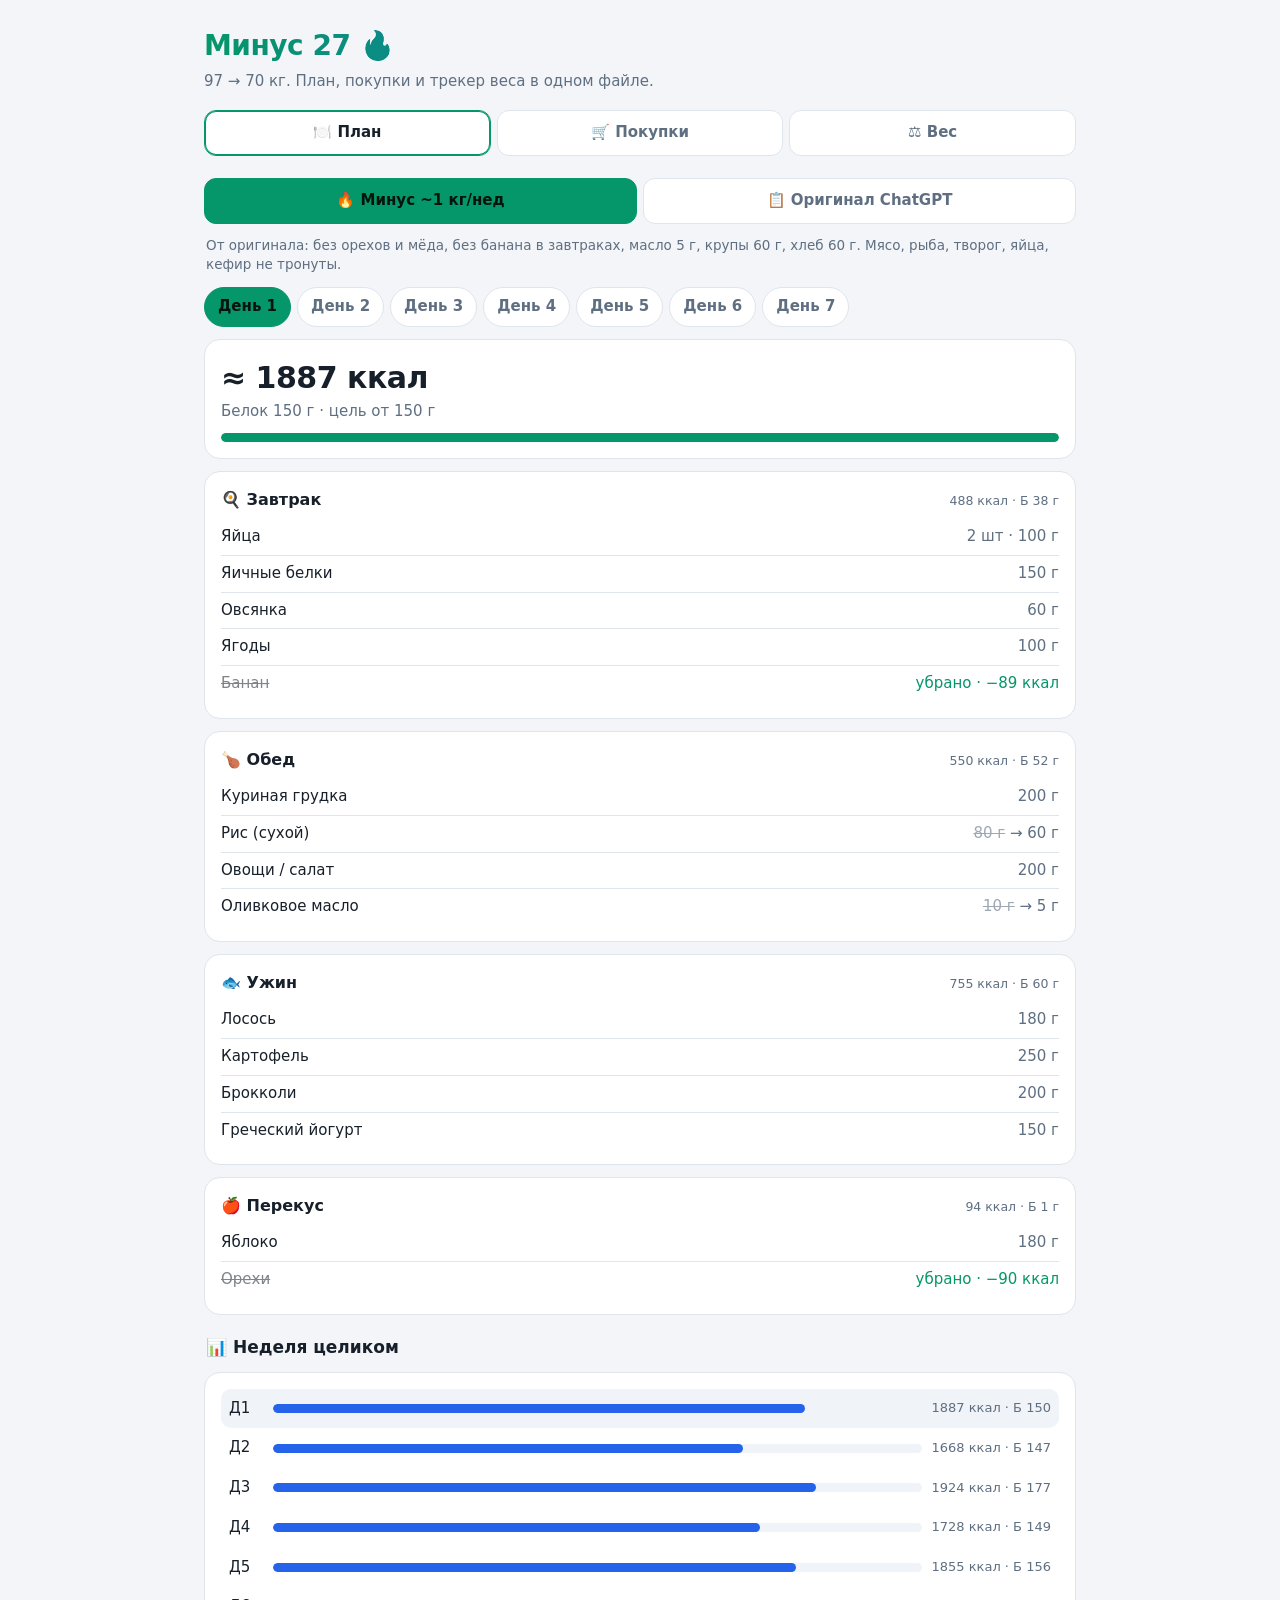
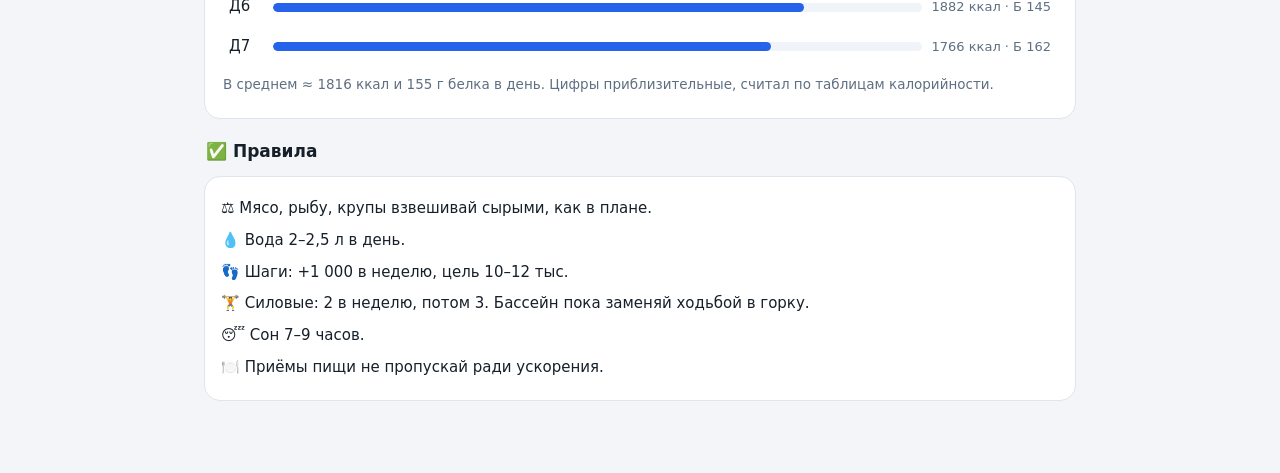
<file: example.html>
<!doctype html>
<html lang="ru">
<head>
    <meta charset="utf-8">
    <meta name="viewport" content="width=device-width,initial-scale=1">
    <meta name="color-scheme" content="dark light">
    <meta name="theme-color" content="#0d1117">
    <title>Минус 27 — план и трекер</title>
    <style>
        :root{--bg:#0d1117;--card:#151b23;--card2:#1b232d;--line:#263040;--txt:#e6edf3;--mut:#8b98a9;--acc:#34d399;--acc2:#60a5fa;--warn:#fbbf24;--bad:#f87171;--r:16px;color-scheme:dark}
        @media (prefers-color-scheme:light){:root{--bg:#f3f5f8;--card:#fff;--card2:#f0f3f7;--line:#dfe5ec;--txt:#17202a;--mut:#5f6f82;--acc:#059669;--acc2:#2563eb;--warn:#b45309;--bad:#dc2626;color-scheme:light}}
        *{box-sizing:border-box}
        html{-webkit-text-size-adjust:100%}
        body{margin:0;background:var(--bg);color:var(--txt);font:15px/1.45 system-ui,-apple-system,"Segoe UI",Roboto,sans-serif}
        .wrap{max-width:900px;margin:0 auto;padding:0 14px 60px}
        header{padding:26px 0 8px}
        h1{margin:0;font-size:28px;letter-spacing:-.5px;background:linear-gradient(90deg,var(--acc),var(--acc2));-webkit-background-clip:text;background-clip:text;color:transparent}
        header p{margin:4px 0 0;color:var(--mut)}
        nav{position:sticky;top:0;z-index:5;display:flex;gap:6px;padding:10px 0;background:color-mix(in srgb,var(--bg) 88%,transparent);backdrop-filter:blur(10px)}
        nav button{flex:1;padding:11px 6px;border:1px solid var(--line);background:var(--card);color:var(--mut);border-radius:12px;font:inherit;font-weight:600;cursor:pointer}
        nav button.on{color:var(--txt);border-color:var(--acc);box-shadow:0 0 0 1px var(--acc) inset}
        section[hidden]{display:none}
        .card{background:var(--card);border:1px solid var(--line);border-radius:var(--r);padding:16px;margin:12px 0}
        .hint{color:var(--mut);margin:8px 2px;font-size:13.5px}
        .chips{display:flex;flex-wrap:wrap;gap:6px;margin:12px 0}
        .chip{padding:8px 13px;border-radius:999px;border:1px solid var(--line);background:var(--card);color:var(--mut);font:inherit;font-weight:600;cursor:pointer}
        .chip.on{background:var(--acc);border-color:var(--acc);color:#04130c}
        .seg .chip{flex:1;border-radius:12px;padding:11px 8px}
        .sum .big{font-size:30px;font-weight:800;letter-spacing:-.5px}
        .sum .sub{color:var(--mut);margin:2px 0 10px}
        .bar{height:9px;border-radius:99px;background:var(--card2);overflow:hidden;display:block}
        .bar i{display:block;height:100%;border-radius:99px;background:var(--acc2)}
        .bar i.ok{background:var(--acc)}.bar i.low{background:var(--warn)}
        .meal h3{margin:0 0 8px;display:flex;justify-content:space-between;gap:8px;font-size:16px;align-items:baseline}
        .meal h3 small{color:var(--mut);font-weight:500;font-size:12.5px;white-space:nowrap}
        .meal ul{list-style:none;margin:0;padding:0}
        .item{display:flex;justify-content:space-between;gap:10px;padding:7px 0;border-top:1px solid var(--line)}
        .item:first-child{border-top:0}
        .item .q{color:var(--mut);text-align:right;white-space:nowrap}
        .item .q s{opacity:.6}
        .item.gone span:first-child{text-decoration:line-through;opacity:.55}
        .item.gone .q{color:var(--acc)}
        .wk{display:grid;grid-template-columns:34px 1fr auto;gap:10px;align-items:center;width:100%;padding:9px 8px;border:0;border-radius:10px;background:transparent;color:var(--txt);font:inherit;cursor:pointer;text-align:left}
        .wk.on,.wk:hover{background:var(--card2)}
        .wk .n{color:var(--mut);font-size:13px}
        .rules{margin:0;padding-left:0;list-style:none}
        .rules li{padding:5px 0}
        .grp h3{margin:0 0 6px;font-size:15px}
        .chk{display:flex;gap:10px;align-items:center;padding:9px 0;border-top:1px solid var(--line);cursor:pointer}
        .chk:first-of-type{border-top:0}
        .chk input{width:20px;height:20px;accent-color:var(--acc)}
        .chk .q{margin-left:auto;color:var(--mut);white-space:nowrap}
        .chk.done span:first-of-type{text-decoration:line-through;opacity:.5}
        .row{display:flex;flex-wrap:wrap;gap:8px;align-items:center}
        .stats{display:grid;grid-template-columns:repeat(auto-fit,minmax(150px,1fr));gap:10px;margin:12px 0}
        .stat{background:var(--card);border:1px solid var(--line);border-radius:var(--r);padding:13px}
        .stat b{display:block;font-size:24px;letter-spacing:-.5px}
        .stat span{color:var(--mut);font-size:12.5px}
        .stat input{width:80px}
        label.f{display:flex;flex-direction:column;gap:4px;font-size:12.5px;color:var(--mut);flex:1;min-width:110px}
        input{font:inherit;color:var(--txt);background:var(--card2);border:1px solid var(--line);border-radius:10px;padding:10px 11px;min-width:0;width:100%}
        input:focus{outline:2px solid var(--acc2);outline-offset:1px}
        .btn{font:inherit;font-weight:700;border-radius:10px;border:1px solid var(--line);background:var(--card2);color:var(--txt);padding:10px 14px;cursor:pointer}
        .btn.pri{background:var(--acc);border-color:var(--acc);color:#04130c}
        .btn.sm{padding:5px 9px;font-weight:600}
        .verdict{border-left:4px solid var(--acc2)}
        .verdict.ok{border-left-color:var(--acc)}.verdict.warn{border-left-color:var(--warn)}
        .verdict b{display:block;font-size:16px;margin-bottom:2px}
        .chart{width:100%;height:auto;display:block}
        .chart .grid{stroke:var(--line);stroke-width:1}
        .chart .ax{fill:var(--mut);font-size:11px}
        .chart .dot{fill:var(--acc2);opacity:.55}
        .chart .avg{fill:none;stroke:var(--acc);stroke-width:2.6;stroke-linejoin:round;stroke-linecap:round}
        .chart .goal{stroke:var(--warn);stroke-dasharray:5 5;stroke-width:1.5}
        .empty{color:var(--mut);text-align:center;padding:26px 0}
        .scroll{overflow:auto;max-height:380px}
        table{width:100%;border-collapse:collapse;font-size:14px}
        th,td{padding:8px 6px;text-align:right;border-bottom:1px solid var(--line);white-space:nowrap}
        th:first-child,td:first-child{text-align:left}
        th{color:var(--mut);font-weight:600;font-size:12.5px;position:sticky;top:0;background:var(--card)}
        .dn{color:var(--acc)}.up{color:var(--bad)}
        .err{color:var(--bad);font-size:13px}
        h2{font-size:17px;margin:20px 2px 4px}
    </style>
</head>
<body>
<div class="wrap">
    <header>
        <h1>Минус 27 🔥</h1>
        <p>97 → 70 кг. План, покупки и трекер веса в одном файле.</p>
    </header>
    <nav id="tabs"></nav>
    <main>
        <section id="plan"></section>
        <section id="shop" hidden></section>
        <section id="weight" hidden>
            <div id="w-sync"></div>
            <div id="w-form"></div>
            <div id="w-data"></div>
        </section>
    </main>
</div>

<!-- ===== Чистая логика (данные + расчёты), без DOM ===== -->
<script id="logic">
    const FOODS = {
      egg:{n:'Яйца',k:143,p:12.6,c:'dairy',piece:50,pn:'шт'},
      white:{n:'Яичные белки',k:52,p:10.9,c:'dairy',piece:33,pn:'бел.'},
      oats:{n:'Овсянка',k:370,p:13,c:'grain'},
      berry:{n:'Ягоды',k:45,p:0.8,c:'veg'},
      banana:{n:'Банан',k:89,p:1.1,c:'veg'},
      chicken:{n:'Куриная грудка',k:120,p:22.5,c:'meat'},
      rice:{n:'Рис (сухой)',k:350,p:7,c:'grain'},
      veg:{n:'Овощи / салат',k:28,p:1.5,c:'veg'},
      oil:{n:'Оливковое масло',k:884,p:0,c:'other'},
      salmon:{n:'Лосось',k:208,p:20,c:'meat'},
      potato:{n:'Картофель',k:77,p:2,c:'veg'},
      broccoli:{n:'Брокколи',k:34,p:2.8,c:'veg'},
      gyog:{n:'Греческий йогурт',k:80,p:9,c:'dairy'},
      apple:{n:'Яблоко',k:52,p:0.3,c:'veg'},
      nuts:{n:'Орехи',k:600,p:16,c:'other'},
      almond:{n:'Миндаль',k:580,p:21,c:'other'},
      curd:{n:'Творог 5%',k:121,p:17,c:'dairy'},
      turkey:{n:'Филе индейки',k:115,p:23,c:'meat'},
      buck:{n:'Гречка (сухая)',k:340,p:12.6,c:'grain'},
      avocado:{n:'Авокадо',k:160,p:2,c:'veg'},
      bread:{n:'Цельнозерновой хлеб',k:250,p:9,c:'grain'},
      kefir:{n:'Кефир',k:53,p:3,c:'dairy',ml:true},
      protein:{n:'Протеин',k:380,p:80,c:'other'},
      pb:{n:'Арахисовая паста',k:600,p:25,c:'other'},
      milk:{n:'Молоко 1,5%',k:47,p:3.1,c:'dairy',ml:true},
      beef:{n:'Говядина постная',k:130,p:21,c:'meat'},
      fish:{n:'Белая рыба',k:82,p:18,c:'meat'},
      quinoa:{n:'Киноа (сухая)',k:368,p:14,c:'grain'},
      kiwi:{n:'Киви',k:61,p:1.1,c:'veg'},
      chia:{n:'Семена чиа',k:486,p:17,c:'other'},
      bulgur:{n:'Булгур (сухой)',k:342,p:12,c:'grain'},
      shrimp:{n:'Креветки',k:85,p:18,c:'meat'},
      orange:{n:'Апельсин',k:47,p:0.9,c:'veg'},
      cheese:{n:'Сыр',k:350,p:25,c:'dairy'},
      honey:{n:'Мёд',k:304,p:0.3,c:'other'}
    };
    // item = [продукт, граммы в оригинале, граммы в режиме «минус» (0 = убрано)]
    const PLAN = [
     [ ['Завтрак','🍳',[['egg',100],['white',150],['oats',60],['berry',100],['banana',100,0]]],
       ['Обед','🍗',[['chicken',200],['rice',80,60],['veg',200],['oil',10,5]]],
       ['Ужин','🐟',[['salmon',180],['potato',250],['broccoli',200],['gyog',150]]],
       ['Перекус','🍎',[['apple',180],['nuts',15,0]]] ],
     [ ['Завтрак','🥣',[['curd',250],['nuts',15,0],['banana',120,0],['berry',80]]],
       ['Обед','🦃',[['turkey',200],['buck',80,60],['veg',200],['oil',10,5]]],
       ['Ужин','🍳',[['egg',150],['white',100],['avocado',70],['veg',200],['bread',80,60]]],
       ['Перекус','🥛',[['kefir',250],['apple',150]]] ],
     [ ['Завтрак','🥣',[['oats',70],['protein',30],['pb',15],['milk',200],['berry',50]]],
       ['Обед','🥩',[['beef',180],['potato',300],['veg',200],['oil',5]]],
       ['Ужин','🐟',[['fish',220],['quinoa',70,60],['veg',200],['gyog',100]]],
       ['Перекус','🧀',[['curd',150],['kiwi',100]]] ],
     [ ['Завтрак','🥣',[['gyog',300],['chia',15],['oats',40],['banana',100,0]]],
       ['Обед','🍗',[['chicken',200],['bulgur',80,60],['veg',200],['oil',10,5]]],
       ['Ужин','🍤',[['shrimp',220],['avocado',70],['veg',250],['bread',80,60]]],
       ['Перекус','🥛',[['kefir',250],['orange',150],['nuts',15,0]]] ],
     [ ['Завтрак','🍳',[['egg',150],['white',100],['bread',80,60],['veg',200],['cheese',30]]],
       ['Обед','🦃',[['turkey',200],['rice',80,60],['veg',200],['oil',5]]],
       ['Ужин','🥣',[['curd',250],['nuts',15,0],['berry',100],['bread',60]]],
       ['Перекус','🍌',[['banana',120],['kefir',250]]] ],
     [ ['Завтрак','🥣',[['oats',60],['protein',30],['milk',200],['banana',100,0]]],
       ['Обед','🐟',[['salmon',150],['quinoa',70,60],['veg',200]]],
       ['Ужин','🍳',[['egg',100],['white',200],['potato',250],['veg',200],['cheese',20],['oil',5]]],
       ['Перекус','🥛',[['gyog',200],['apple',180],['almond',15,0]]] ],
     [ ['Завтрак','🥣',[['curd',250],['berry',100],['honey',10,0],['bread',60]]],
       ['Обед','🥩',[['beef',180],['buck',80,60],['veg',200],['oil',5]]],
       ['Ужин','🐟',[['fish',220],['potato',250],['veg',200],['gyog',100]]],
       ['Перекус','🍌',[['banana',100],['nuts',15,0],['kefir',250]]] ]
    ];
    const TARGET_P = 150;

    function gramsOf(it, mode){ return mode === 'cut' && it[2] !== undefined ? it[2] : it[1]; }
    function mealTotals(items, mode){
      let k = 0, p = 0;
      for (const it of items){ const g = gramsOf(it, mode), f = FOODS[it[0]]; k += f.k * g / 100; p += f.p * g / 100; }
      return {k, p};
    }
    function dayTotals(day, mode){
      let k = 0, p = 0;
      for (const m of day){ const t = mealTotals(m[2], mode); k += t.k; p += t.p; }
      return {k, p};
    }
    function shoppingList(days, mode){
      const acc = {};
      for (const di of days) for (const m of PLAN[di]) for (const it of m[2]){
        const g = gramsOf(it, mode); if (!g) continue;
        acc[it[0]] = (acc[it[0]] || 0) + g;
      }
      return acc;
    }

    /* ---- аналитика веса ---- */
    const DAY = 864e5;
    function dayNum(iso){ const [y,m,d] = iso.split('-').map(Number); return Math.round(Date.UTC(y, m-1, d) / DAY); }
    function isoOf(n){ return new Date(n * DAY).toISOString().slice(0, 10); }
    function sortedEntries(map){
      return Object.keys(map).sort().map(d => Object.assign({date: d, n: dayNum(d)}, map[d]));
    }
    function rolling(list){
      return list.map((e, i) => {
        let s = 0, c = 0;
        for (let j = i; j >= 0 && e.n - list[j].n < 7; j--){ s += list[j].w; c++; }
        return s / c;
      });
    }
    function weeklyBlocks(list){
      if (!list.length) return [];
      const start = list[0].n, raw = [];
      for (const e of list){ const i = Math.floor((e.n - start) / 7); (raw[i] = raw[i] || {i, items: []}).items.push(e); }
      return raw.filter(Boolean).map(b => {
        const ws = b.items.map(x => x.w);
        const st = b.items.filter(x => x.steps != null).map(x => x.steps);
        const wa = b.items.filter(x => x.waist != null);
        return {
          i: b.i, from: start + b.i * 7, to: start + b.i * 7 + 6, n: b.items.length,
          avg: ws.reduce((a, c) => a + c, 0) / ws.length,
          steps: st.length ? st.reduce((a, c) => a + c, 0) / st.length : null,
          waist: wa.length ? wa[wa.length - 1].waist : null
        };
      });
    }
    function weekLosses(blocks){
      const rel = blocks.filter(b => b.n >= 3), out = [];
      for (let i = 1; i < rel.length; i++) out.push((rel[i-1].avg - rel[i].avg) / (rel[i].i - rel[i-1].i));
      return out;
    }
    function pace(losses){
      if (!losses.length) return null;
      const l = losses.slice(-3);
      return l.reduce((a, c) => a + c, 0) / l.length;
    }
    function verdict(blocks){
      const loss = weekLosses(blocks);
      if (!loss.length) return {lvl:'info', t:'Пока мало данных', d:'Сравнение начнётся, когда будет две недели минимум по 3 взвешивания. Первые 1–2 недели вес падает в основном за счёт воды.'};
      const last = loss[loss.length-1], l2 = loss.slice(-2), l3 = loss.slice(-3);
      if (l2.length === 2 && l2.every(x => x < 0.4)) return {lvl:'warn', t:'Медленно две недели подряд', d:'Минус ~150–200 ккал (масло, гарнир, перекус) или +2 000 шагов в день.'};
      if (l3.length === 3 && l3.every(x => x > 1.2)) return {lvl:'warn', t:'Слишком быстро три недели подряд', d:'Добавь ~150–200 ккал, иначе уйдут мышцы.'};
      if (last < 0.4) return {lvl:'info', t:'Эта неделя медленная', d:'Одна неделя ничего не значит. Ничего не меняй, смотри следующую.'};
      if (last > 1.2) return {lvl:'info', t:'Быстро. В начале это в основном вода', d:'Если так будет три недели подряд, добавь ~150–200 ккал.'};
      return {lvl:'ok', t:'Темп хороший', d:'Ничего не меняй.'};
    }
</script>

<!-- ===== Интерфейс ===== -->
<script>
    'use strict';
    // Синхронизация (необязательно). Пусто = данные только в этом браузере.
    const SUPABASE_URL = '';       // https://xxxx.supabase.co
    const SUPABASE_ANON_KEY = '';  // publishable / anon key (он публичный, защита через RLS)

    const SB = {url: SUPABASE_URL.replace(/\/$/, ''), key: SUPABASE_ANON_KEY, on: !!(SUPABASE_URL && SUPABASE_ANON_KEY)};
    const LS = 'm27.v1', LSS = 'm27.sb';
    const DEFAULTS = {entries:{}, goal:70, mode:'cut', day:0, tab:'plan', shop:{}, shopDays:[0,1,2,3,4,5,6], pending:{}, linked:null};

    const $ = s => document.querySelector(s);
    function h(tag, attrs, ...kids){
      const e = document.createElement(tag);
      if (attrs) for (const [k, v] of Object.entries(attrs)){
        if (v == null || v === false) continue;
        if (k === 'class') e.className = v;
        else if (k.startsWith('on')) e.addEventListener(k.slice(2), v);
        else e.setAttribute(k, v === true ? '' : v);
      }
      for (const kid of kids.flat(Infinity)){
        if (kid == null || kid === false) continue;
        e.append(kid.nodeType ? kid : document.createTextNode(String(kid)));
      }
      return e;
    }
    function s(tag, attrs, text){
      const e = document.createElementNS('http://www.w3.org/2000/svg', tag);
      for (const [k, v] of Object.entries(attrs || {})) e.setAttribute(k, v);
      if (text != null) e.textContent = text;
      return e;
    }
    const f1 = n => n.toLocaleString('ru-RU', {minimumFractionDigits:1, maximumFractionDigits:1});
    const signed = n => (n > 0 ? '+' : n < 0 ? '−' : '') + f1(Math.abs(n));
    const fmtDate = iso => iso.slice(8, 10) + '.' + iso.slice(5, 7) + '.' + iso.slice(2, 4);
    const fmtDn = n => { const i = isoOf(n); return i.slice(8, 10) + '.' + i.slice(5, 7); };
    function todayISO(){ const d = new Date(); return d.getFullYear() + '-' + String(d.getMonth()+1).padStart(2,'0') + '-' + String(d.getDate()).padStart(2,'0'); }

    /* ---------- состояние ---------- */
    let S = load();
    function load(){
      try { const j = JSON.parse(localStorage.getItem(LS)); return Object.assign(structuredClone(DEFAULTS), j || {}); }
      catch { return structuredClone(DEFAULTS); }
    }
    function save(){ try { localStorage.setItem(LS, JSON.stringify(S)); } catch {} }

    /* ---------- вкладки ---------- */
    const TABS = [['plan','🍽️ План'],['shop','🛒 Покупки'],['weight','⚖️ Вес']];
    function renderTabs(){
      const nav = $('#tabs'); nav.replaceChildren();
      for (const [id, label] of TABS){
        nav.append(h('button', {type:'button', class: S.tab === id ? 'on' : '', onclick: () => { S.tab = id; save(); showTab(); renderTabs(); }}, label));
      }
    }
    function showTab(){ for (const [id] of TABS) $('#' + id).hidden = S.tab !== id; }

    /* ---------- план ---------- */
    function chips(items, isOn, onClick, cls){
      return h('div', {class:'chips ' + (cls || '')}, items.map(([v, label]) =>
        h('button', {type:'button', class:'chip' + (isOn(v) ? ' on' : ''), onclick: () => onClick(v)}, label)));
    }
    function qty(key, g){
      const f = FOODS[key];
      if (f.pn === 'шт') return Math.round(g / f.piece) + ' шт · ' + g + ' г';
      return g + (f.ml ? ' мл' : ' г');
    }
    function renderPlan(){
      const root = $('#plan'); root.replaceChildren();
      root.append(
        chips([['cut','🔥 Минус ~1 кг/нед'],['orig','📋 Оригинал ChatGPT']], v => S.mode === v, v => { S.mode = v; save(); renderPlan(); renderShop(); }, 'seg'),
        h('p', {class:'hint'}, S.mode === 'cut'
          ? 'От оригинала: без орехов и мёда, без банана в завтраках, масло 5 г, крупы 60 г, хлеб 60 г. Мясо, рыба, творог, яйца, кефир не тронуты.'
          : 'Меню ChatGPT без правок. Это дефицит около 400 ккал, примерно 0,5 кг в неделю.'),
        chips(PLAN.map((_, i) => [i, 'День ' + (i + 1)]), v => S.day === v, v => { S.day = v; save(); renderPlan(); }, 'days')
      );
      const day = PLAN[S.day], t = dayTotals(day, S.mode), pp = Math.min(100, t.p / TARGET_P * 100);
      root.append(h('div', {class:'card sum'},
        h('div', {class:'big'}, '≈ ' + Math.round(t.k) + ' ккал'),
        h('div', {class:'sub'}, 'Белок ' + Math.round(t.p) + ' г · цель от ' + TARGET_P + ' г'),
        h('span', {class:'bar'}, h('i', {class: t.p >= TARGET_P ? 'ok' : 'low', style:'width:' + pp + '%'}))));
      for (const [title, emoji, items] of day){
        const mt = mealTotals(items, S.mode);
        root.append(h('div', {class:'card meal'},
          h('h3', null, h('span', null, emoji + ' ' + title), h('small', null, Math.round(mt.k) + ' ккал · Б ' + Math.round(mt.p) + ' г')),
          h('ul', null, items.map(it => {
            const f = FOODS[it[0]], g = gramsOf(it, S.mode), changed = S.mode === 'cut' && it[2] !== undefined;
            if (g === 0) return h('li', {class:'item gone'}, h('span', null, f.n), h('span', {class:'q'}, 'убрано · −' + Math.round(f.k * it[1] / 100) + ' ккал'));
            return h('li', {class:'item'}, h('span', null, f.n),
              h('span', {class:'q'}, changed ? [h('s', null, qty(it[0], it[1])), ' → ', qty(it[0], g)] : qty(it[0], g)));
          }))));
      }
      let sumK = 0, sumP = 0;
      const rows = PLAN.map((d, i) => {
        const x = dayTotals(d, S.mode); sumK += x.k; sumP += x.p;
        return h('button', {type:'button', class:'wk' + (i === S.day ? ' on' : ''), onclick: () => { S.day = i; save(); renderPlan(); window.scrollTo({top:0, behavior:'smooth'}); }},
          h('span', null, 'Д' + (i + 1)),
          h('span', {class:'bar'}, h('i', {style:'width:' + Math.min(100, x.k / 2300 * 100) + '%'})),
          h('span', {class:'n'}, Math.round(x.k) + ' ккал · Б ' + Math.round(x.p)));
      });
      root.append(h('h2', null, '📊 Неделя целиком'),
        h('div', {class:'card'}, rows,
          h('p', {class:'hint'}, 'В среднем ≈ ' + Math.round(sumK / 7) + ' ккал и ' + Math.round(sumP / 7) + ' г белка в день. Цифры приблизительные, считал по таблицам калорийности.')),
        h('h2', null, '✅ Правила'),
        h('div', {class:'card'}, h('ul', {class:'rules'},
          h('li', null, '⚖️ Мясо, рыбу, крупы взвешивай сырыми, как в плане.'),
          h('li', null, '💧 Вода 2–2,5 л в день.'),
          h('li', null, '👣 Шаги: +1 000 в неделю, цель 10–12 тыс.'),
          h('li', null, '🏋️ Силовые: 2 в неделю, потом 3. Бассейн пока заменяй ходьбой в горку.'),
          h('li', null, '😴 Сон 7–9 часов.'),
          h('li', null, '🍽️ Приёмы пищи не пропускай ради ускорения.'))));
    }

    /* ---------- покупки ---------- */
    function shopQty(key, g){
      const f = FOODS[key];
      if (f.piece) return '≈ ' + Math.ceil(g / f.piece) + ' ' + f.pn + ' (' + g + ' г)';
      if (f.ml) return g >= 1000 ? (g / 1000).toFixed(2).replace('.', ',') + ' л' : g + ' мл';
      return g >= 1000 ? (g / 1000).toFixed(2).replace('.', ',') + ' кг' : g + ' г';
    }
    const GROUPS = {meat:['🍗','Мясо и рыба'], dairy:['🥛','Молочка и яйца'], grain:['🌾','Крупы и хлеб'], veg:['🥦','Овощи и фрукты'], other:['🥜','Прочее']};
    function renderShop(){
      const root = $('#shop'); root.replaceChildren();
      const days = S.shopDays;
      root.append(
        h('p', {class:'hint'}, 'Всё в сыром виде (мясо, рыба, крупы сухие). Выбери дни, на которые закупаешься. Список считается по выбранному режиму плана.'),
        chips(PLAN.map((_, i) => [i, 'Д' + (i + 1)]), v => days.includes(v),
          v => { S.shopDays = days.includes(v) ? days.filter(x => x !== v) : [...days, v].sort(); save(); renderShop(); }, 'days'));
      const acc = shoppingList(days, S.mode), keys = Object.keys(acc);
      if (!keys.length){ root.append(h('div', {class:'card empty'}, 'Выбери хотя бы один день')); return; }
      const done = keys.filter(k => S.shop[k]).length;
      root.append(h('div', {class:'card'}, h('div', {class:'row'},
        h('b', null, '✔ Куплено ' + done + ' из ' + keys.length),
        h('span', {style:'flex:1'}),
        h('button', {type:'button', class:'btn sm', onclick: copyList}, '📋 Скопировать'),
        h('button', {type:'button', class:'btn sm', onclick: () => { S.shop = {}; save(); renderShop(); }}, 'Сбросить')),
        h('span', {class:'bar', style:'margin-top:10px'}, h('i', {class:'ok', style:'width:' + (done / keys.length * 100) + '%'}))));
      for (const [gk, [em, title]] of Object.entries(GROUPS)){
        const ks = keys.filter(k => FOODS[k].c === gk); if (!ks.length) continue;
        root.append(h('div', {class:'card grp'}, h('h3', null, em + ' ' + title), ks.map(k =>
          h('label', {class:'chk' + (S.shop[k] ? ' done' : '')},
            h('input', {type:'checkbox', checked: !!S.shop[k], onchange: e => { S.shop[k] = e.target.checked; save(); renderShop(); }}),
            h('span', null, FOODS[k].n), h('span', {class:'q'}, shopQty(k, acc[k]))))));
      }
    }
    async function copyList(){
      const acc = shoppingList(S.shopDays, S.mode);
      const text = Object.keys(acc).map(k => '- ' + FOODS[k].n + ': ' + shopQty(k, acc[k])).join('\n');
      try { await navigator.clipboard.writeText(text); alert('Список скопирован'); } catch { alert(text); }
    }

    /* ---------- Supabase (REST, без библиотек) ---------- */
    let session = null;
    try { session = JSON.parse(localStorage.getItem(LSS)); } catch {}
    let syncing = false, statusText = '';
    function setStatus(t){ statusText = t; const el = document.getElementById('syncstat'); if (el) el.textContent = t; }
    function setSession(j){
      session = {at:j.access_token, rt:j.refresh_token, exp:j.expires_at || Math.floor(Date.now() / 1000) + (j.expires_in || 3600), uid:j.user.id, email:j.user.email};
      localStorage.setItem(LSS, JSON.stringify(session));
    }
    function dropSession(){ session = null; localStorage.removeItem(LSS); }
    async function authReq(grant, body){
      const r = await fetch(SB.url + '/auth/v1/token?grant_type=' + grant, {method:'POST', headers:{apikey:SB.key, 'Content-Type':'application/json'}, body:JSON.stringify(body)});
      const j = await r.json().catch(() => ({}));
      if (!r.ok) throw new Error(j.error_description || j.msg || j.message || 'HTTP ' + r.status);
      return j;
    }
    async function refresh(){
      try { setSession(await authReq('refresh_token', {refresh_token: session.rt})); }
      catch { dropSession(); renderSync(); throw new Error('Сессия истекла, войди заново'); }
    }
    async function sb(path, opts = {}, retry = true){
      if (!session) throw new Error('Не выполнен вход');
      if (session.exp - 60 < Date.now() / 1000) await refresh();
      const r = await fetch(SB.url + path, Object.assign({}, opts, {headers: Object.assign({apikey:SB.key, Authorization:'Bearer ' + session.at, 'Content-Type':'application/json'}, opts.headers || {})}));
      if (r.status === 401 && retry){ await refresh(); return sb(path, opts, false); }
      if (!r.ok){ let m = ''; try { m = (await r.json()).message; } catch {} throw new Error(m || 'HTTP ' + r.status); }
      return r;
    }
    async function flush(){
      const ups = [], sent = {};
      for (const [d, p] of Object.entries(S.pending)){
        if (p.op === 'up'){
          const e = S.entries[d]; if (!e){ delete S.pending[d]; continue; }
          ups.push({user_id:session.uid, entry_date:d, weight_kg:e.w, waist_cm:e.waist ?? null, steps:e.steps ?? null, updated_at:new Date(e.t || Date.now()).toISOString()});
          sent[d] = p.t;
        }
      }
      if (ups.length){
        await sb('/rest/v1/weight_entries?on_conflict=user_id,entry_date', {method:'POST', headers:{Prefer:'resolution=merge-duplicates,return=minimal'}, body:JSON.stringify(ups)});
        for (const d of Object.keys(sent)) if (S.pending[d] && S.pending[d].t === sent[d]) delete S.pending[d];
      }
      for (const [d, p] of Object.entries(S.pending)){
        if (p.op !== 'del') continue;
        await sb('/rest/v1/weight_entries?entry_date=eq.' + encodeURIComponent(d), {method:'DELETE'});
        if (S.pending[d] && S.pending[d].t === p.t) delete S.pending[d];
      }
      save();
    }
    async function pull(){
      const rows = []; let off = 0;
      for (;;){
        const r = await sb('/rest/v1/weight_entries?select=entry_date,weight_kg,waist_cm,steps,updated_at&order=entry_date.asc&limit=1000&offset=' + off);
        const part = await r.json(); rows.push(...part);
        if (part.length < 1000) break; off += 1000;
      }
      return rows;
    }
    async function sync(){
      if (!SB.on || !session || syncing) return;
      syncing = true; setStatus('Синхронизация…');
      try {
        if (S.linked !== session.uid){
          for (const d of Object.keys(S.entries)) S.pending[d] = {op:'up', t:Date.now()};
          S.linked = session.uid; save();
        }
        await flush();
        const next = {};
        for (const r of await pull()) next[r.entry_date] = {w:Number(r.weight_kg), waist:r.waist_cm == null ? null : Number(r.waist_cm), steps:r.steps, t:Date.parse(r.updated_at) || 0};
        for (const [d, p] of Object.entries(S.pending)){
          if (p.op === 'up' && S.entries[d]) next[d] = S.entries[d]; else if (p.op === 'del') delete next[d];
        }
        S.entries = next; save(); renderWeightData();
        setStatus('Синхронизировано в ' + new Date().toLocaleTimeString('ru-RU', {hour:'2-digit', minute:'2-digit'}));
      } catch (e) {
        setStatus((navigator.onLine ? 'Ошибка: ' : 'Нет сети, повторю позже. ') + e.message);
      } finally { syncing = false; }
    }
    let syncTimer = 0;
    function queueSync(){ if (SB.on && session){ clearTimeout(syncTimer); syncTimer = setTimeout(sync, 500); } }

    function renderSync(){
      const c = $('#w-sync'); c.replaceChildren();
      if (!SB.on){
        c.append(h('div', {class:'card'}, h('b', null, '💾 Данные хранятся в этом браузере'),
          h('p', {class:'hint'}, 'Для синхронизации между устройствами впиши SUPABASE_URL и SUPABASE_ANON_KEY в начале скрипта index.html и выполни schema.sql в Supabase.')));
        return;
      }
      if (session){
        c.append(h('div', {class:'card'}, h('div', {class:'row'},
          h('b', null, '☁️ ' + session.email), h('span', {style:'flex:1'}),
          h('button', {type:'button', class:'btn sm', onclick: sync}, 'Синхронизировать'),
          h('button', {type:'button', class:'btn sm', onclick: () => { dropSession(); renderSync(); }}, 'Выйти')),
          h('p', {class:'hint', id:'syncstat'}, statusText)));
        return;
      }
      const err = h('span', {class:'err'});
      const em = h('input', {type:'email', autocomplete:'username', required:true, placeholder:'email'});
      const pw = h('input', {type:'password', autocomplete:'current-password', required:true, placeholder:'пароль'});
      c.append(h('form', {class:'card', onsubmit: async ev => {
        ev.preventDefault(); err.textContent = '';
        try { setSession(await authReq('password', {email: em.value.trim(), password: pw.value})); renderSync(); sync(); }
        catch (e) { err.textContent = e.message; }
      }}, h('b', null, '☁️ Войти для синхронизации'),
        h('div', {class:'row', style:'margin-top:10px'}, em, pw, h('button', {class:'btn pri', type:'submit'}, 'Войти')), err));
    }

    /* ---------- вес ---------- */
    const fd = {};
    function buildForm(){
      const c = $('#w-form'); c.replaceChildren();
      fd.date = h('input', {type:'date', required:true, value: todayISO()});
      fd.w = h('input', {type:'number', step:'0.1', min:'30', max:'300', inputmode:'decimal', placeholder:'97.0', required:true});
      fd.waist = h('input', {type:'number', step:'0.1', min:'40', max:'250', inputmode:'decimal', placeholder:'необязательно'});
      fd.steps = h('input', {type:'number', step:'1', min:'0', max:'100000', inputmode:'numeric', placeholder:'необязательно'});
      fd.btn = h('button', {type:'submit', class:'btn pri'}, 'Сохранить');
      fd.err = h('span', {class:'err'});
      fd.date.addEventListener('change', fillFromDate);
      c.append(h('form', {class:'card', onsubmit: onSave},
        h('b', null, '➕ Запись'),
        h('div', {class:'row', style:'margin-top:10px'},
          h('label', {class:'f'}, 'Дата', fd.date), h('label', {class:'f'}, 'Вес, кг', fd.w),
          h('label', {class:'f'}, 'Талия, см', fd.waist), h('label', {class:'f'}, 'Шаги', fd.steps)),
        h('div', {class:'row', style:'margin-top:10px'}, fd.btn, fd.err),
        h('p', {class:'hint'}, 'Взвешивайся утром: после туалета, до еды и воды, без одежды, на одних весах. Талию меряй раз в неделю по пупку.')));
    }
    function fillFromDate(){
      const e = S.entries[fd.date.value];
      if (e){ fd.w.value = e.w; fd.waist.value = e.waist ?? ''; fd.steps.value = e.steps ?? ''; fd.btn.textContent = 'Обновить'; }
      else { fd.btn.textContent = 'Сохранить'; }
    }
    function num(el, dec){ if (el.value === '') return null; const v = Number(el.value); return Number.isFinite(v) ? (dec ? Math.round(v * 10) / 10 : Math.round(v)) : NaN; }
    function onSave(ev){
      ev.preventDefault(); fd.err.textContent = '';
      const date = fd.date.value, w = num(fd.w, true), waist = num(fd.waist, true), steps = num(fd.steps, false);
      if (!/^\d{4}-\d{2}-\d{2}$/.test(date) || dayNum(date) > dayNum(todayISO())) return void (fd.err.textContent = 'Дата не может быть в будущем');
      if (!(w >= 30 && w <= 300)) return void (fd.err.textContent = 'Вес должен быть от 30 до 300 кг');
      if (Number.isNaN(waist) || (waist != null && (waist < 40 || waist > 250))) return void (fd.err.textContent = 'Талия: от 40 до 250 см');
      if (Number.isNaN(steps) || (steps != null && (steps < 0 || steps > 100000))) return void (fd.err.textContent = 'Шаги: от 0 до 100 000');
      const t = Date.now();
      S.entries[date] = {w, waist, steps, t}; S.pending[date] = {op:'up', t}; save();
      fd.date.value = todayISO(); fd.w.value = ''; fd.waist.value = ''; fd.steps.value = ''; fd.btn.textContent = 'Сохранить';
      renderWeightData(); queueSync();
    }
    function editEntry(date){
      fd.date.value = date; fillFromDate(); fd.w.focus(); fd.date.scrollIntoView({behavior:'smooth', block:'center'});
    }
    function delEntry(date){
      if (!confirm('Удалить запись за ' + fmtDate(date) + '?')) return;
      delete S.entries[date]; S.pending[date] = {op:'del', t:Date.now()}; save(); renderWeightData(); queueSync();
    }

    function chart(list, roll, goal){
      if (list.length < 2) return h('div', {class:'empty'}, 'График появится после двух записей');
      const W = 720, H = 260, pl = 46, pr = 14, pt = 14, pb = 28;
      let lo = Math.min(...list.map(e => e.w)), hi = Math.max(...list.map(e => e.w));
      const showGoal = goal >= lo - 8 && goal <= hi + 8;
      if (showGoal){ lo = Math.min(lo, goal); hi = Math.max(hi, goal); }
      lo = Math.floor(lo - 0.5); hi = Math.ceil(hi + 0.5);
      const x0 = list[0].n, x1 = Math.max(list[list.length - 1].n, x0 + 6);
      const X = n => pl + (n - x0) / (x1 - x0) * (W - pl - pr), Y = v => pt + (hi - v) / (hi - lo) * (H - pt - pb);
      const svg = s('svg', {viewBox:'0 0 ' + W + ' ' + H, class:'chart', role:'img', 'aria-label':'График веса'});
      for (let i = 0; i <= 4; i++){
        const v = lo + (hi - lo) * i / 4;
        svg.append(s('line', {x1:pl, x2:W - pr, y1:Y(v), y2:Y(v), class:'grid'}), s('text', {x:pl - 6, y:Y(v) + 4, class:'ax', 'text-anchor':'end'}, v.toFixed(1)));
      }
      if (showGoal) svg.append(s('line', {x1:pl, x2:W - pr, y1:Y(goal), y2:Y(goal), class:'goal'}));
      list.forEach(e => svg.append(s('circle', {cx:X(e.n), cy:Y(e.w), r:3.5, class:'dot'})));
      svg.append(s('polyline', {class:'avg', points: list.map((e, i) => X(e.n).toFixed(1) + ',' + Y(roll[i]).toFixed(1)).join(' ')}));
      svg.append(s('text', {x:pl, y:H - 8, class:'ax'}, fmtDn(x0)), s('text', {x:W - pr, y:H - 8, class:'ax', 'text-anchor':'end'}, fmtDn(list[list.length - 1].n)));
      return svg;
    }

    function renderWeightData(){
      const c = $('#w-data'); c.replaceChildren();
      const list = sortedEntries(S.entries);
      if (!list.length){ c.append(h('div', {class:'card empty'}, 'Записей пока нет. Первая запись — твоя точка отсчёта.'), dataTools()); return; }
      const roll = rolling(list), blocks = weeklyBlocks(list), v = verdict(blocks), pc = pace(weekLosses(blocks));
      const cur = roll[roll.length - 1], start = blocks[0].avg, left = cur - S.goal;
      let eta = '—', etaSub = 'нужно 2 недели данных';
      if (left <= 0){ eta = '🎉'; etaSub = 'цель достигнута'; }
      else if (pc && pc > 0.05){
        const wk = left / pc, d = new Date((list[list.length - 1].n + Math.round(wk * 7)) * DAY);
        eta = d.toLocaleDateString('ru-RU', {month:'long', year:'numeric', timeZone:'UTC'}); etaSub = '≈ ' + Math.round(wk) + ' нед. по текущему темпу, на деле дольше';
      } else if (pc != null){ etaSub = 'темп пока около нуля'; }
      const goalIn = h('input', {type:'number', step:'0.5', min:'30', max:'300', value:S.goal, onchange: e => { const g = Number(e.target.value); if (g >= 30 && g <= 300){ S.goal = g; save(); } renderWeightData(); }});
      c.append(
        h('div', {class:'stats'},
          h('div', {class:'stat'}, h('b', null, f1(cur) + ' кг'), h('span', null, 'Сейчас (среднее за 7 дней)')),
          h('div', {class:'stat'}, h('b', {class: start - cur > 0 ? 'dn' : ''}, signed(cur - start) + ' кг'), h('span', null, 'От старта (' + f1(start) + ', 1-я неделя)')),
          h('div', {class:'stat'}, h('b', null, left > 0 ? f1(left) + ' кг' : '0'), h('span', null, 'До цели'), h('div', null, goalIn)),
          h('div', {class:'stat'}, h('b', null, pc != null ? f1(pc) + ' кг/нед' : '—'), h('span', null, 'Темп (последние недели)')),
          h('div', {class:'stat'}, h('b', {style:'font-size:18px'}, eta), h('span', null, etaSub))),
        h('div', {class:'card verdict ' + v.lvl}, h('b', null, (v.lvl === 'ok' ? '✅ ' : v.lvl === 'warn' ? '⚠️ ' : 'ℹ️ ') + v.t), v.d),
        h('div', {class:'card'}, h('b', null, '📈 Вес'), h('p', {class:'hint'}, 'Точки — каждый день, зелёная линия — среднее за 7 дней, пунктир — цель.'), chart(list, roll, S.goal)),
        h('h2', null, '🗓️ По неделям'),
        h('div', {class:'card scroll'}, h('table', null,
          h('thead', null, h('tr', null, ['Неделя','Период','Ср. вес','Δ','Шаги','Талия'].map(x => h('th', null, x)))),
          h('tbody', null, blocks.map((b, i) => {
            const d = i > 0 ? b.avg - blocks[i - 1].avg : null;
            return h('tr', null, h('td', null, '№' + (b.i + 1) + (b.n < 3 ? ' *' : '')), h('td', null, fmtDn(b.from) + '–' + fmtDn(b.to)),
              h('td', null, f1(b.avg)), h('td', {class: d == null ? '' : d < 0 ? 'dn' : d > 0 ? 'up' : ''}, d == null ? '—' : signed(d)),
              h('td', null, b.steps == null ? '—' : Math.round(b.steps).toLocaleString('ru-RU')), h('td', null, b.waist == null ? '—' : f1(b.waist)));
          }).reverse()))),
        h('p', {class:'hint'}, '* меньше 3 взвешиваний: в выводы не идёт.'),
        h('h2', null, '📋 Все записи'),
        h('div', {class:'card scroll'}, h('table', null,
          h('thead', null, h('tr', null, ['Дата','Вес','Δ','Талия','Шаги',''].map(x => h('th', null, x)))),
          h('tbody', null, list.map((e, i) => {
            const d = i > 0 ? e.w - list[i - 1].w : null;
            return h('tr', null, h('td', null, fmtDate(e.date)), h('td', null, f1(e.w)),
              h('td', {class: d == null ? '' : d < 0 ? 'dn' : d > 0 ? 'up' : ''}, d == null ? '—' : signed(d)),
              h('td', null, e.waist == null ? '—' : f1(e.waist)), h('td', null, e.steps == null ? '—' : e.steps.toLocaleString('ru-RU')),
              h('td', null, h('button', {type:'button', class:'btn sm', title:'Изменить', onclick: () => editEntry(e.date)}, '✎'), ' ',
                h('button', {type:'button', class:'btn sm', title:'Удалить', onclick: () => delEntry(e.date)}, '✕')));
          }).reverse()))),
        dataTools());
    }

    function download(name, text, type){
      const a = h('a', {href: URL.createObjectURL(new Blob([text], {type})), download: name});
      document.body.append(a); a.click(); a.remove(); setTimeout(() => URL.revokeObjectURL(a.href), 1000);
    }
    function dataTools(){
      const file = h('input', {type:'file', accept:'application/json,.json', hidden:true, onchange: async e => {
        const f = e.target.files[0]; if (!f) return;
        try {
          const j = JSON.parse(await f.text()), src = j.entries || j; let n = 0;
          for (const [d, v] of Object.entries(src)){
            if (!/^\d{4}-\d{2}-\d{2}$/.test(d) || !v || !(v.w >= 30 && v.w <= 300)) continue;
            const t = Date.now();
            S.entries[d] = {w:Math.round(v.w * 10) / 10, waist: v.waist == null ? null : Number(v.waist), steps: v.steps == null ? null : Math.round(v.steps), t};
            S.pending[d] = {op:'up', t}; n++;
          }
          save(); renderWeightData(); queueSync(); alert('Импортировано записей: ' + n);
        } catch { alert('Не удалось прочитать файл'); }
        e.target.value = '';
      }});
      return h('div', {class:'card'}, h('b', null, '💽 Данные'), h('div', {class:'row', style:'margin-top:10px'},
        h('button', {type:'button', class:'btn sm', onclick: () => download('weight.csv', 'date,weight_kg,waist_cm,steps\n' + sortedEntries(S.entries).map(e => [e.date, e.w, e.waist ?? '', e.steps ?? ''].join(',')).join('\n'), 'text/csv')}, 'Экспорт CSV'),
        h('button', {type:'button', class:'btn sm', onclick: () => download('weight.json', JSON.stringify({entries:S.entries}, null, 2), 'application/json')}, 'Экспорт JSON'),
        h('button', {type:'button', class:'btn sm', onclick: () => file.click()}, 'Импорт JSON'), file));
    }

    /* ---------- старт ---------- */
    renderTabs(); showTab(); renderPlan(); renderShop(); renderSync(); buildForm(); renderWeightData();
    window.addEventListener('online', () => sync());
    if (session) sync();
</script>
</body>
</html>
</file>
